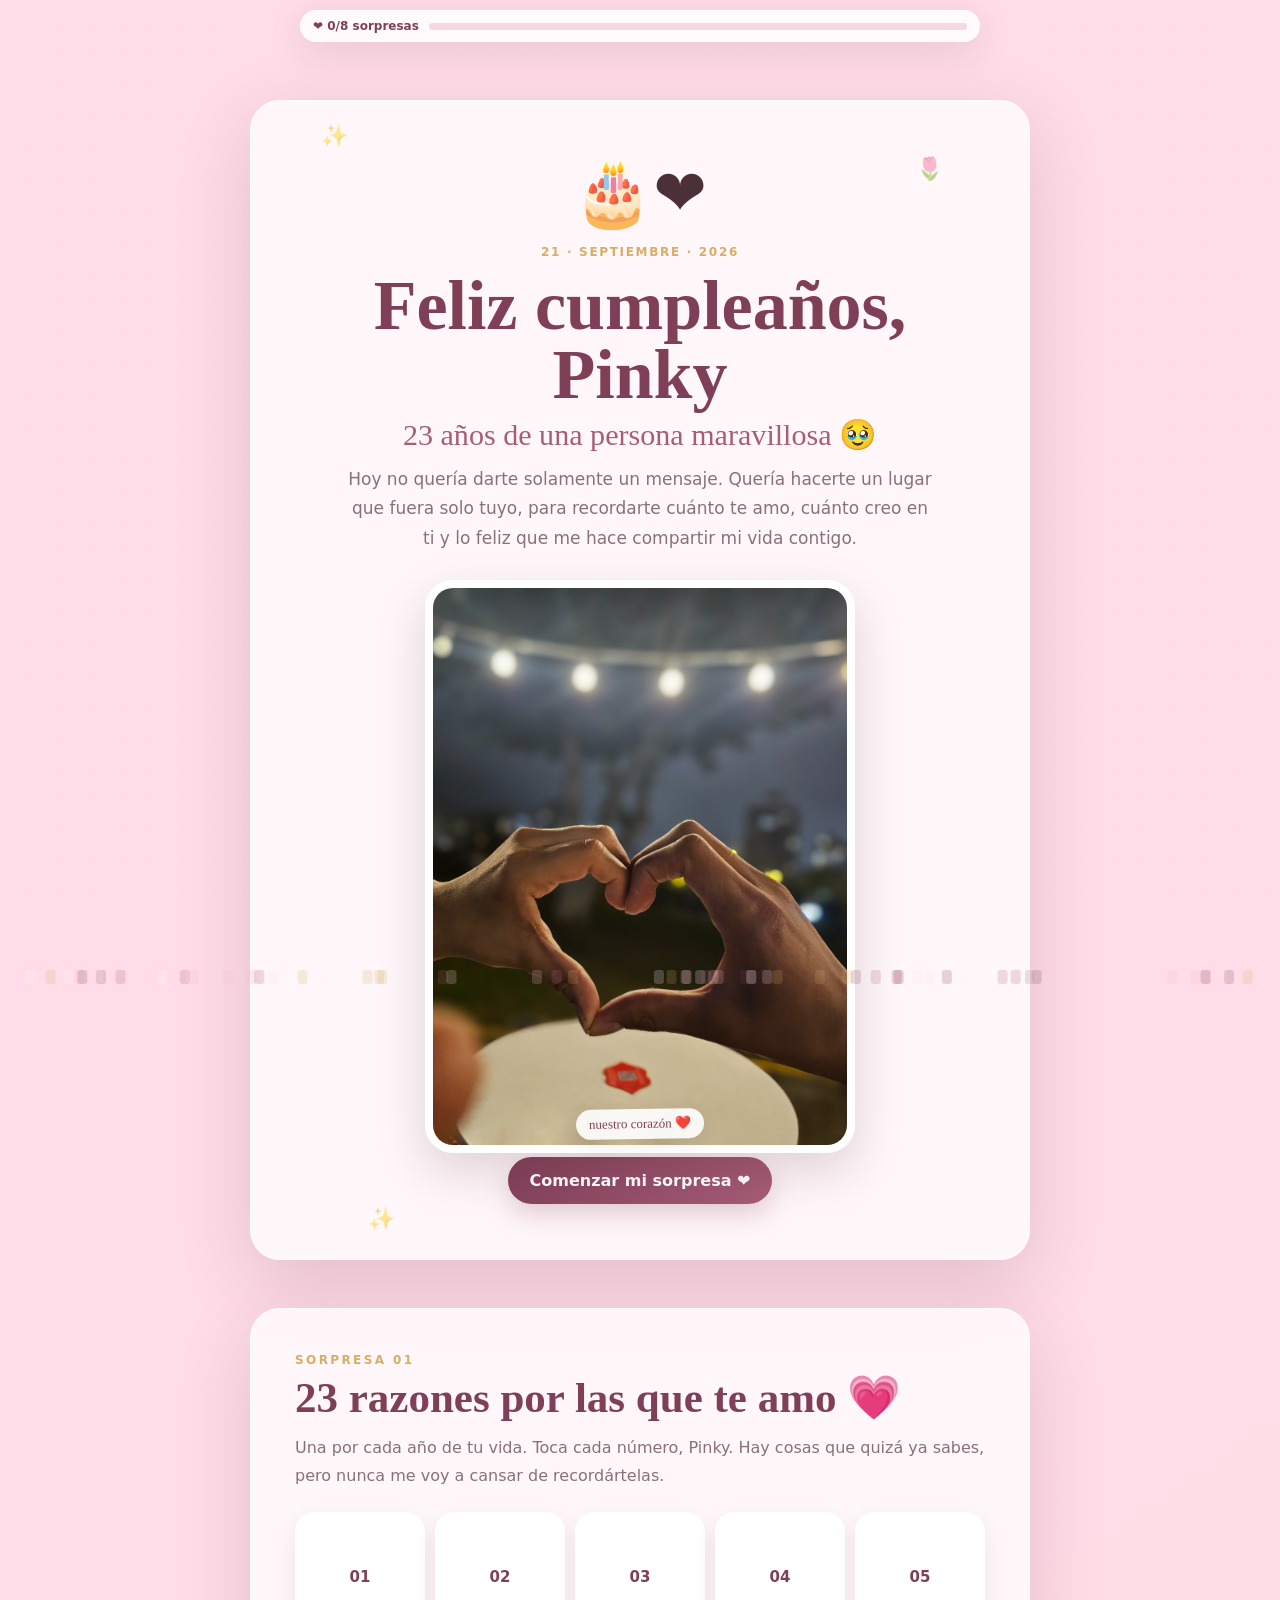
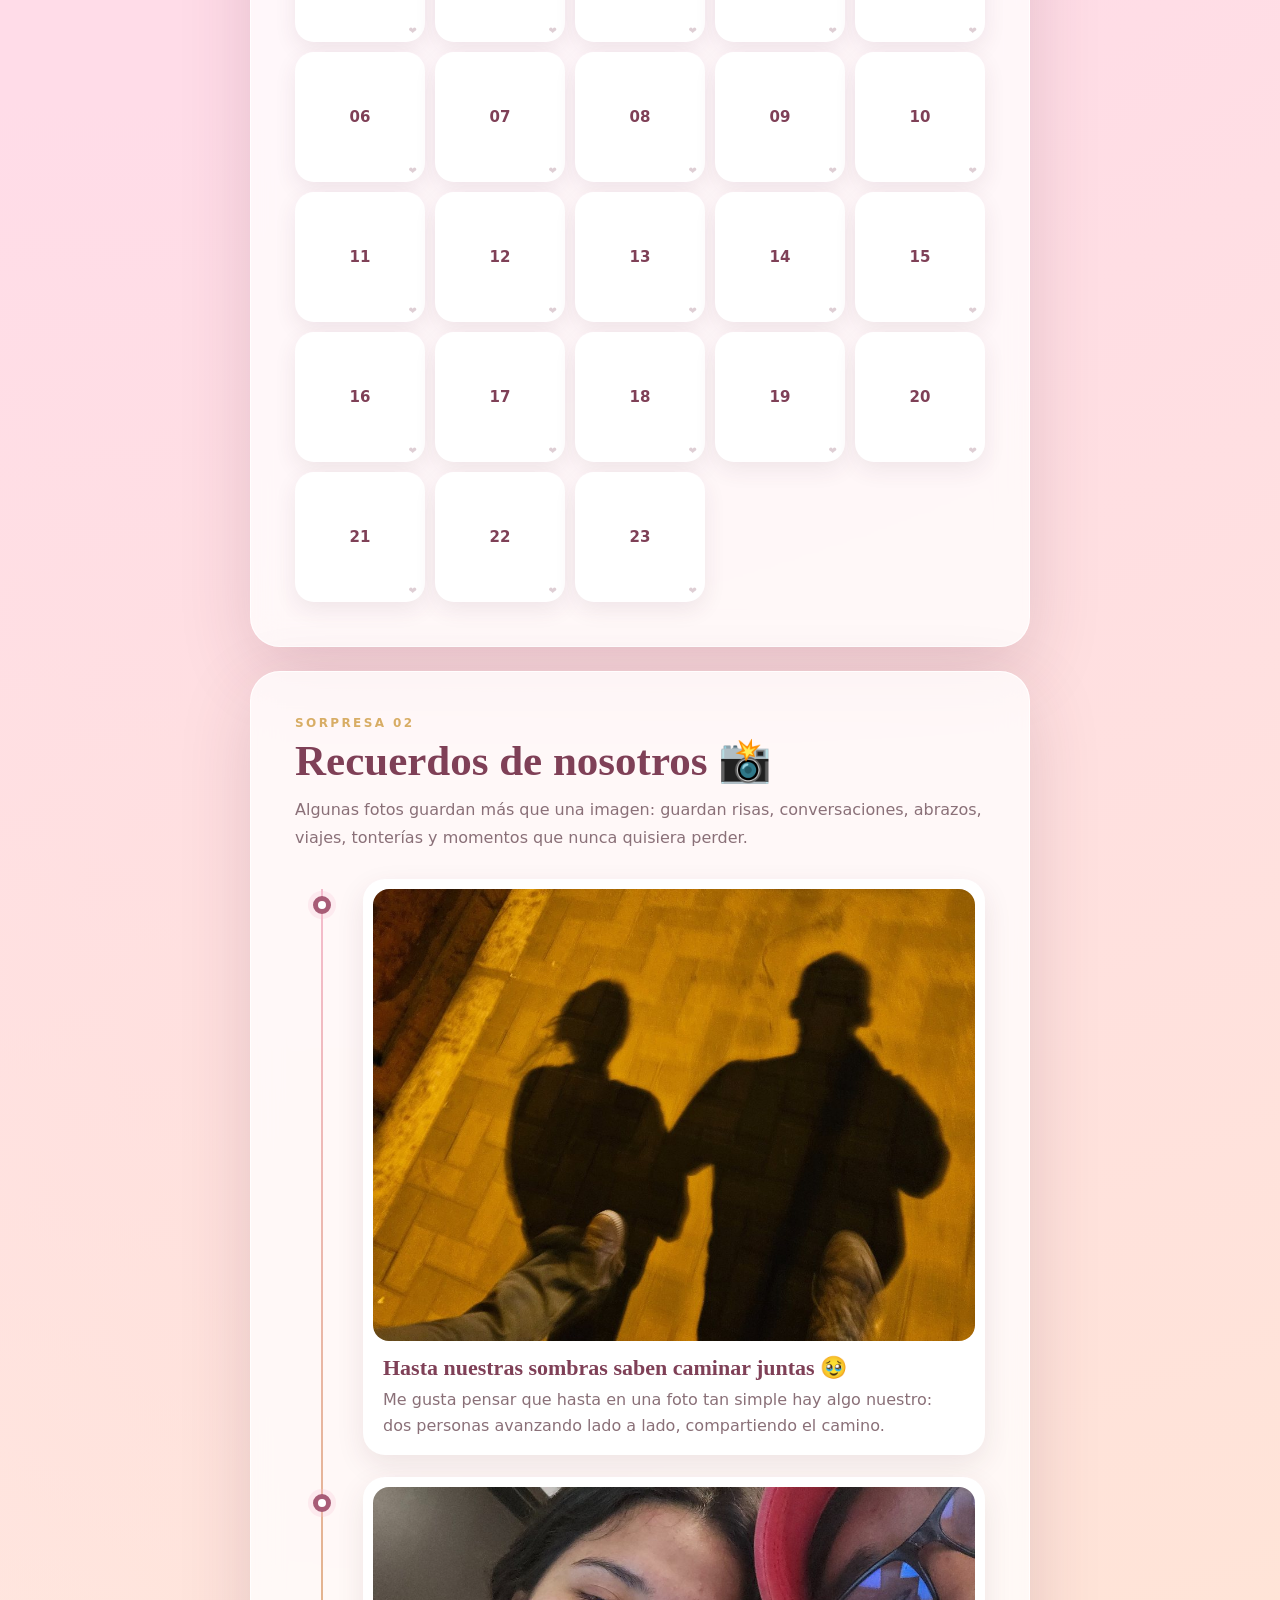
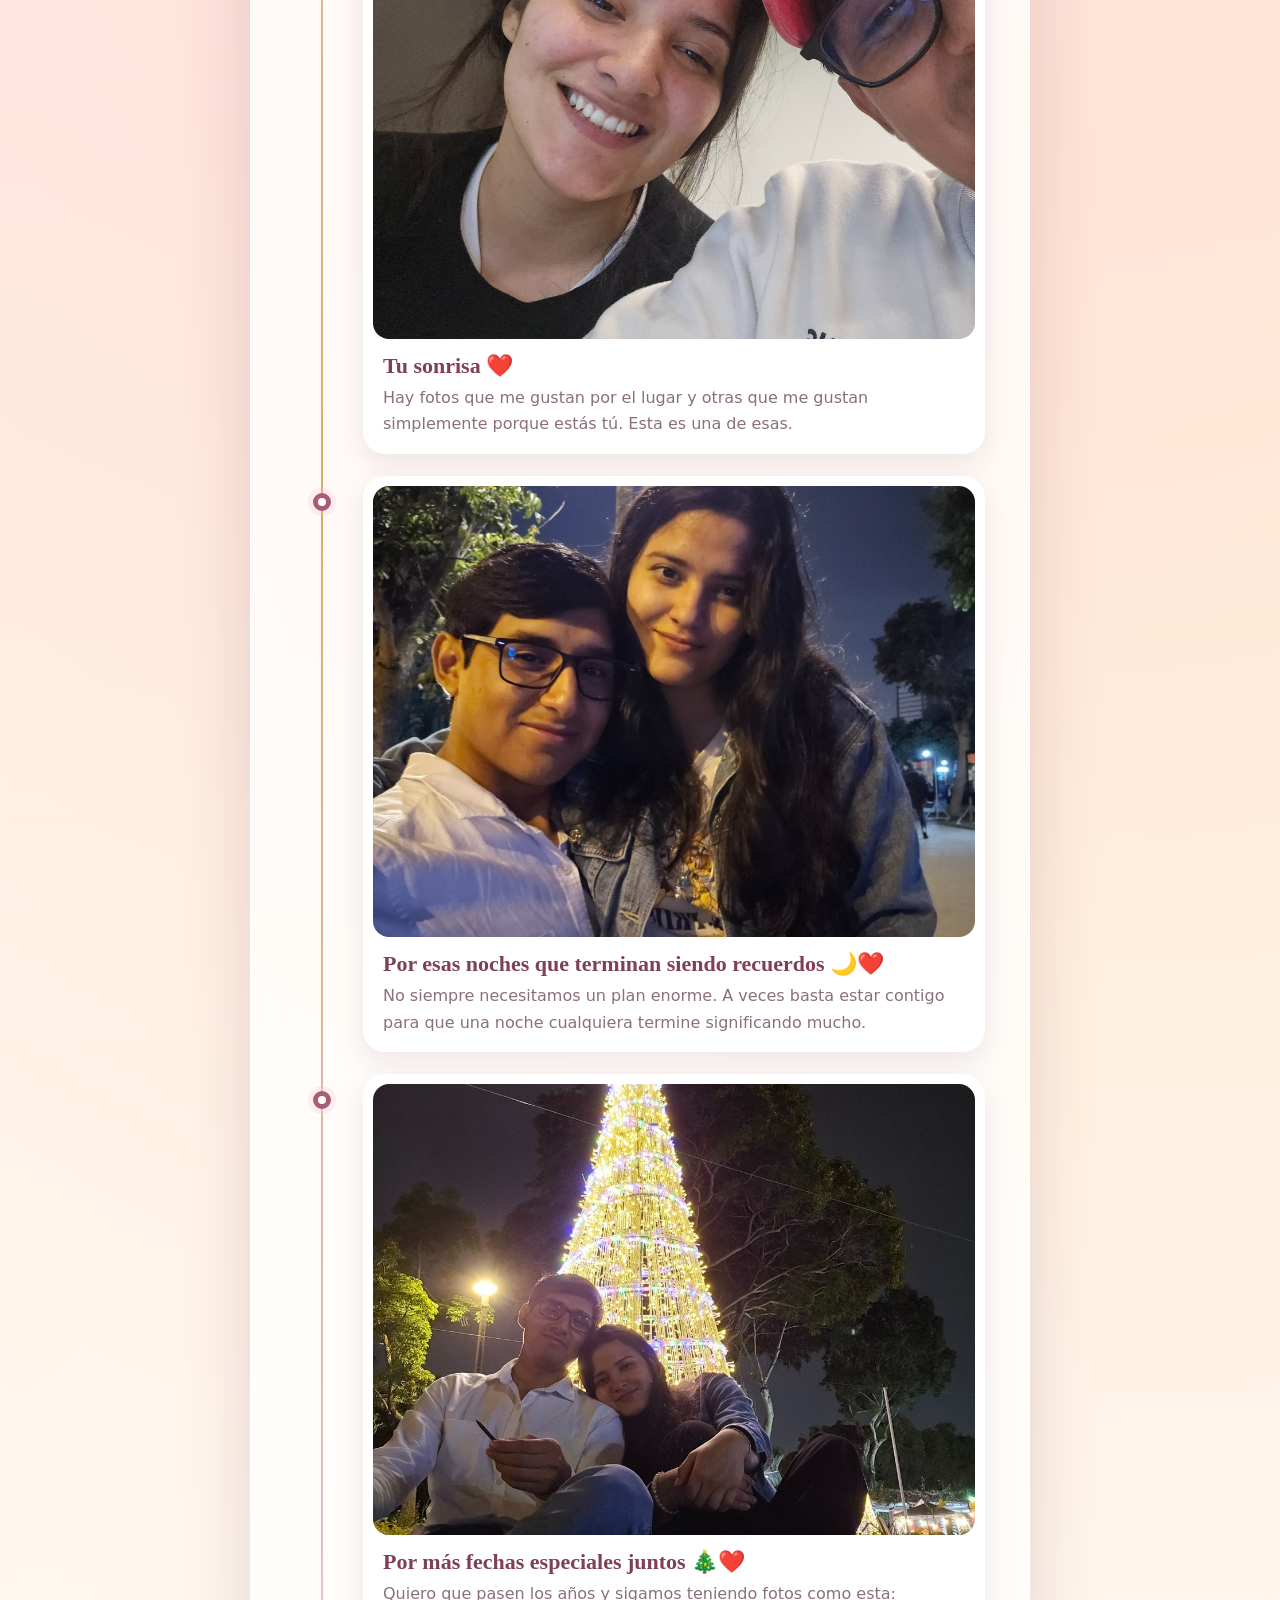
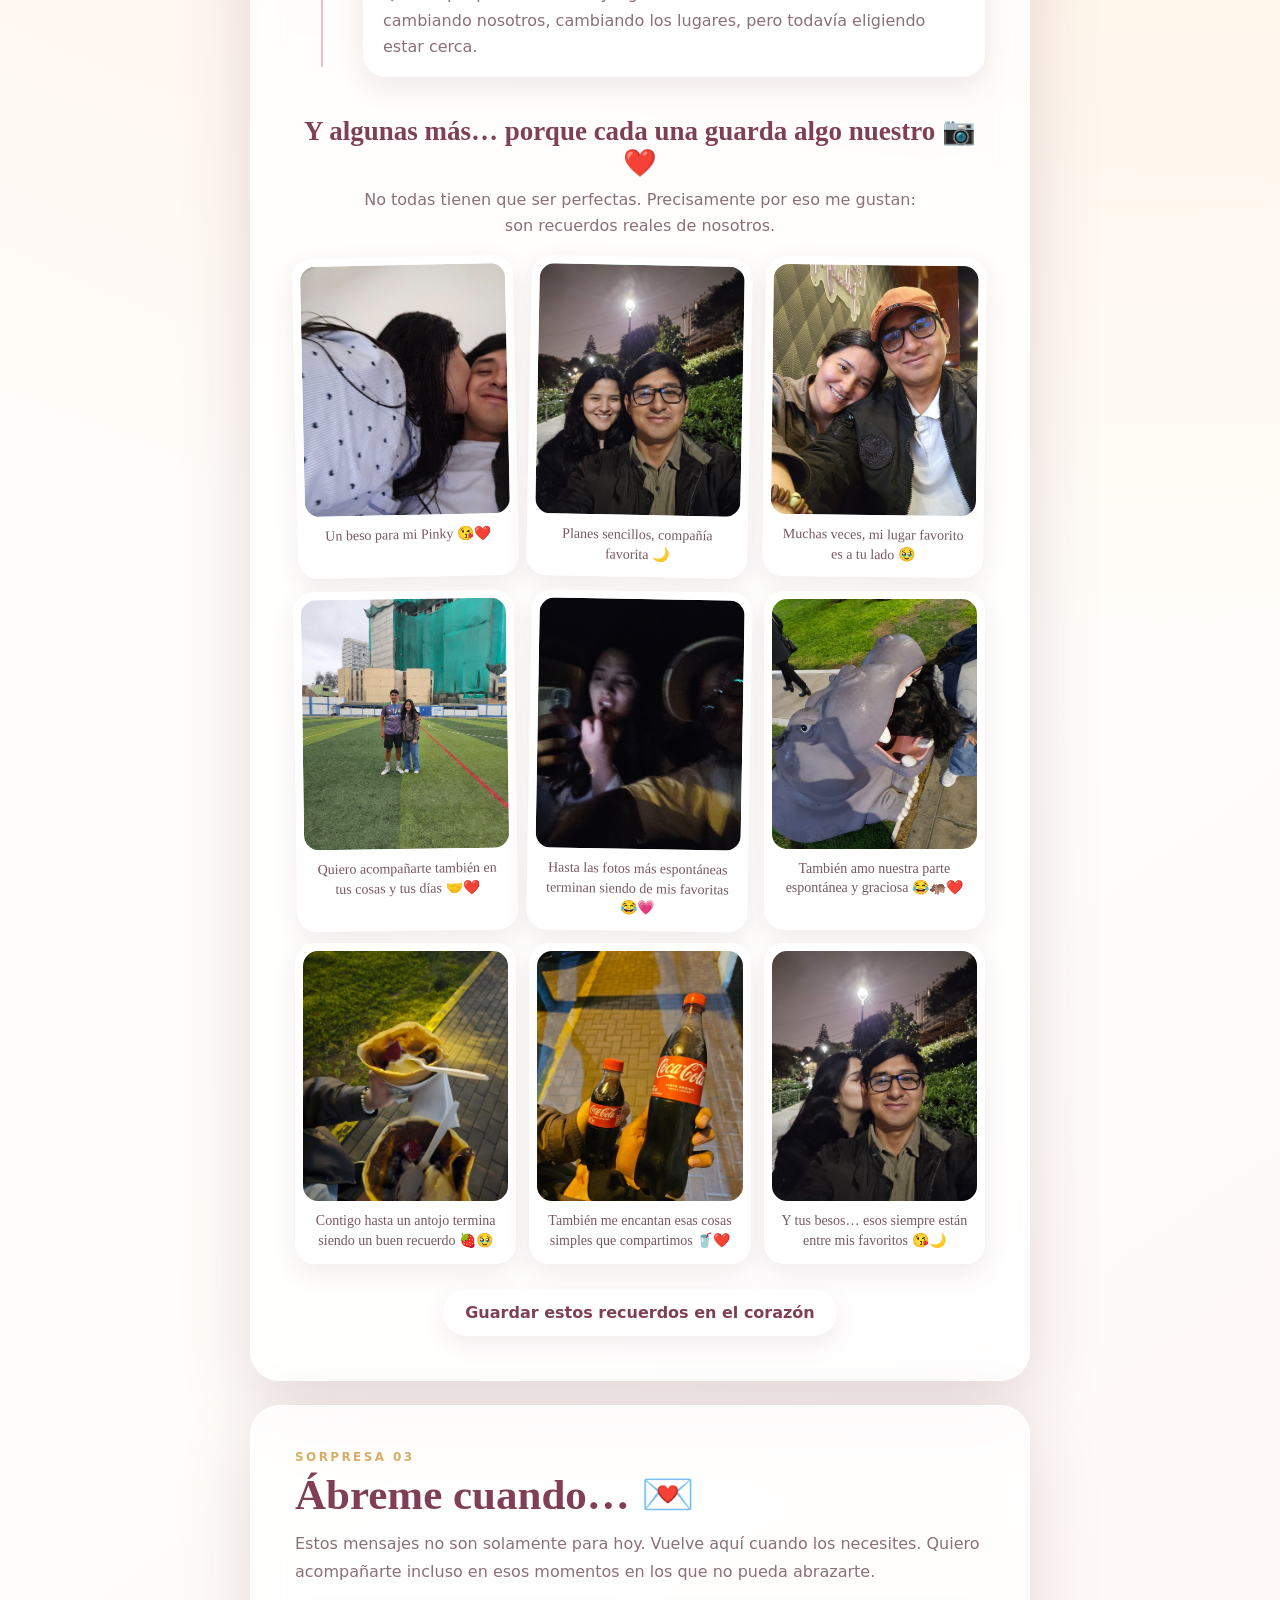
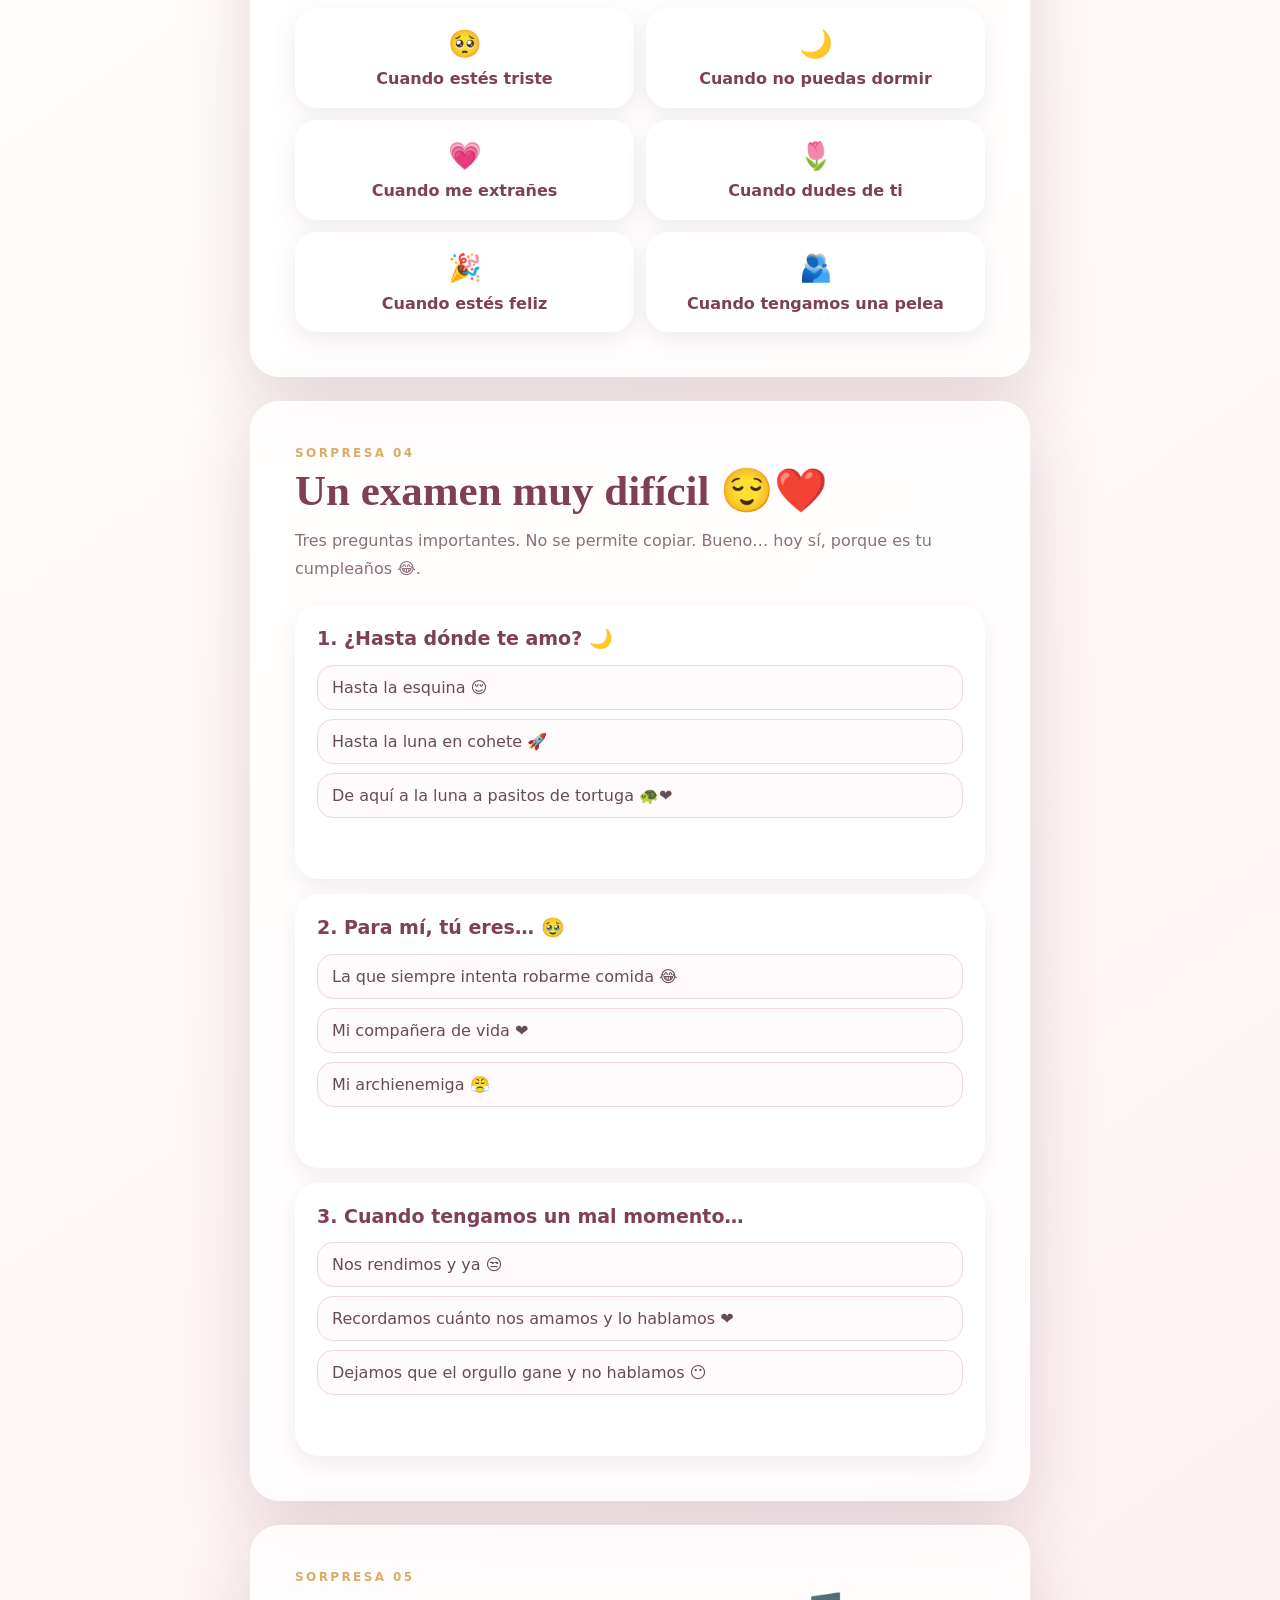
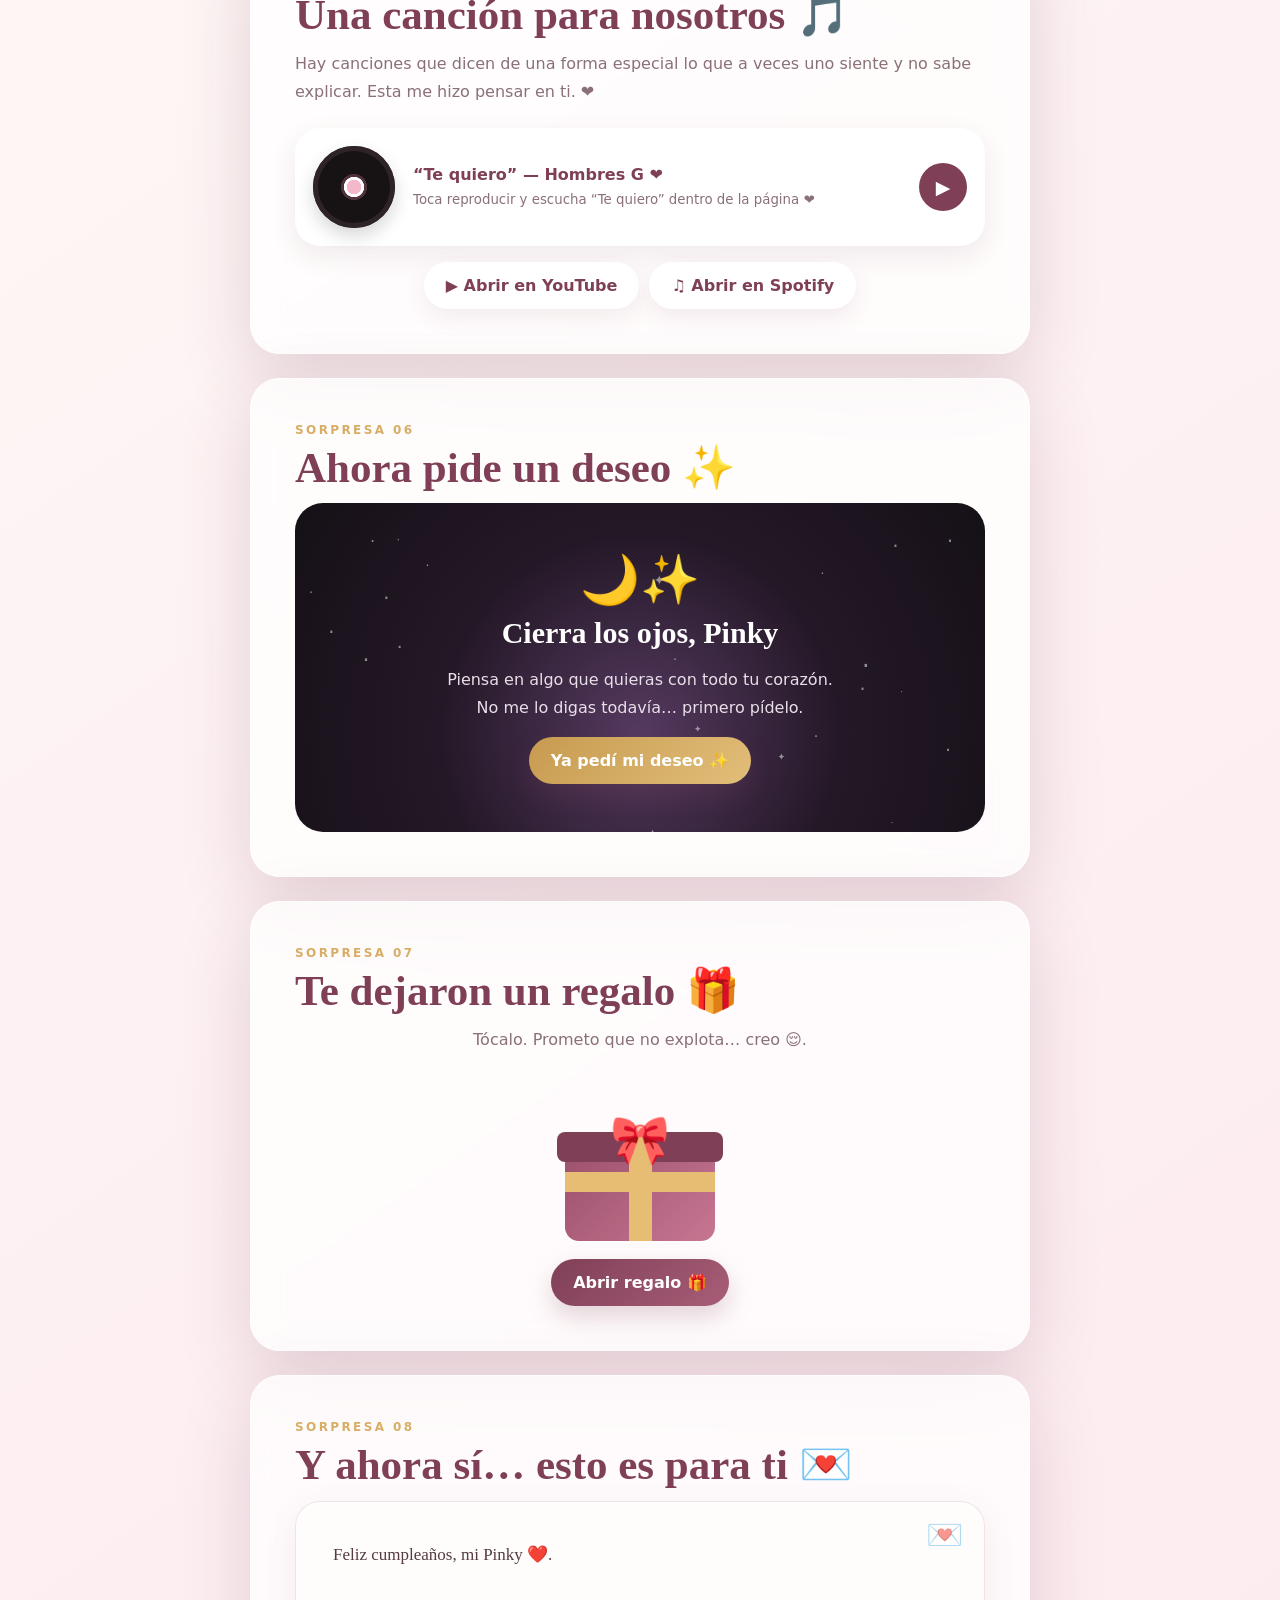
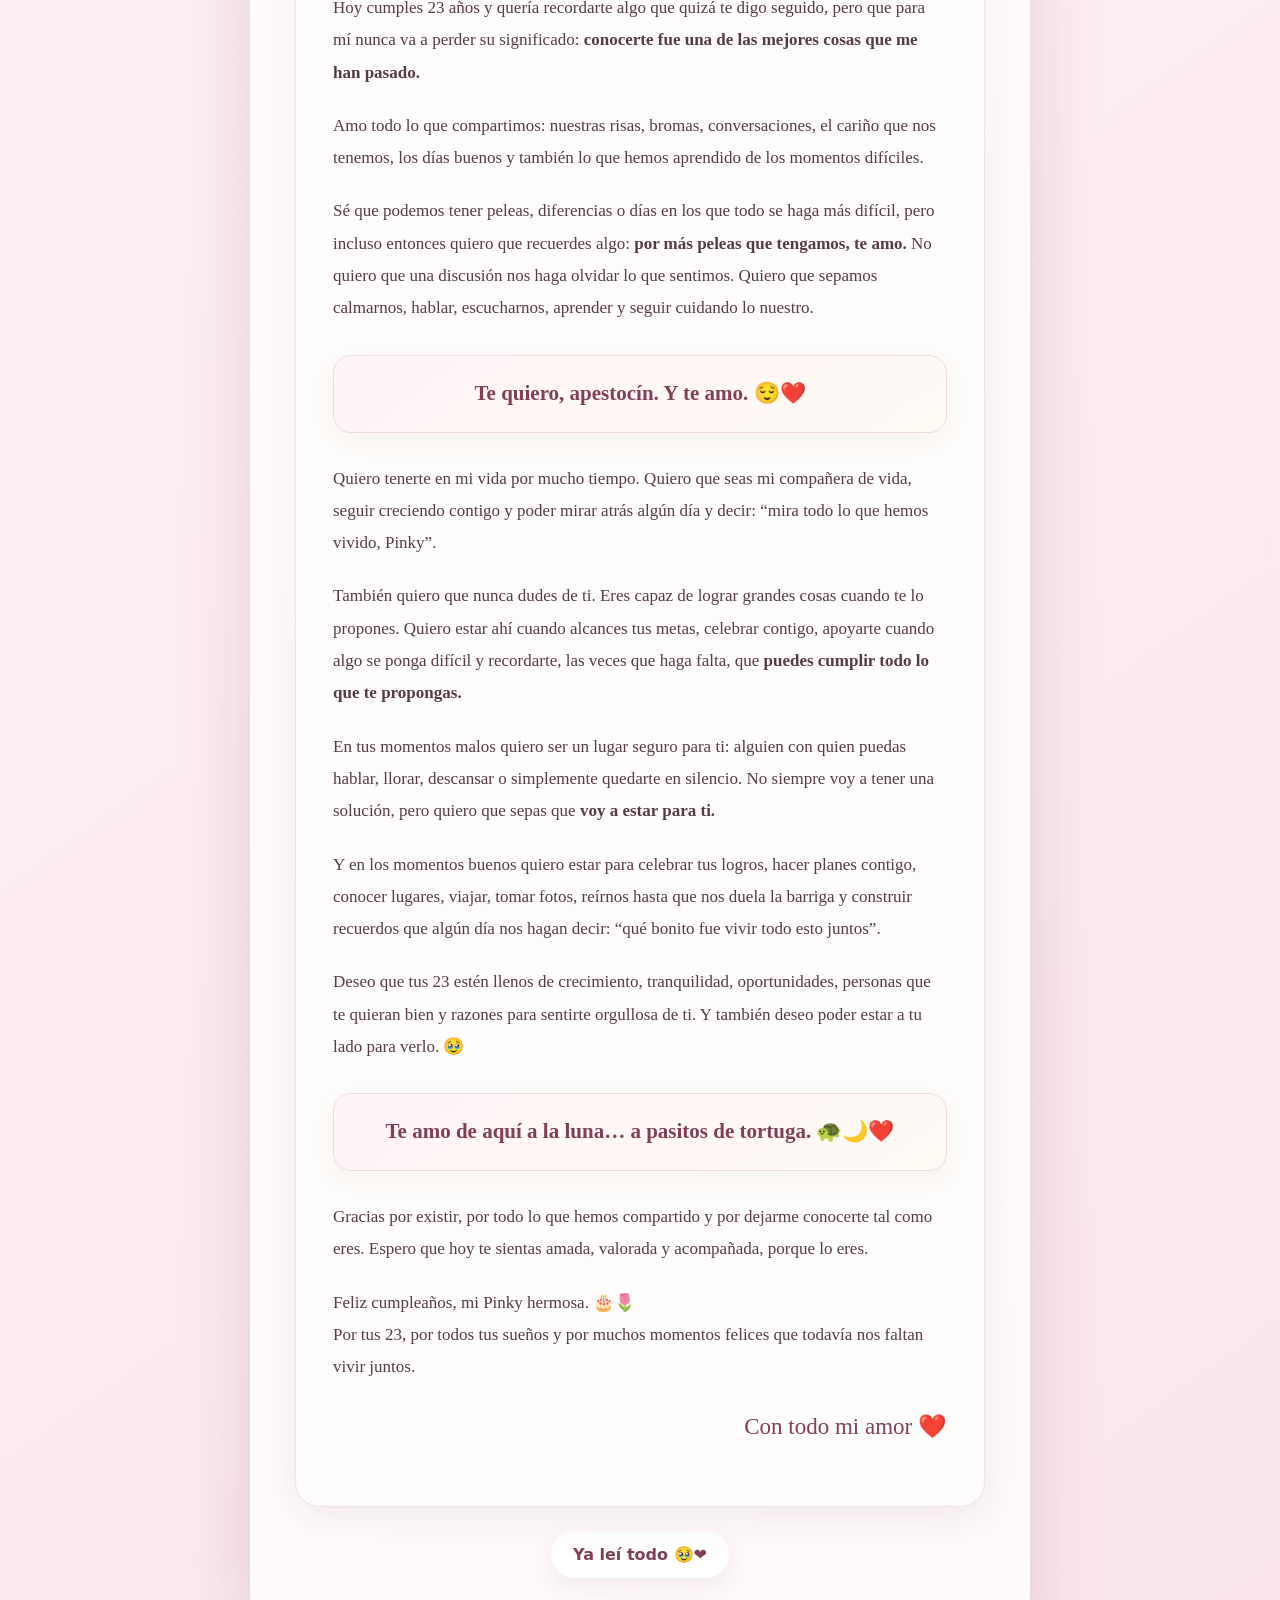
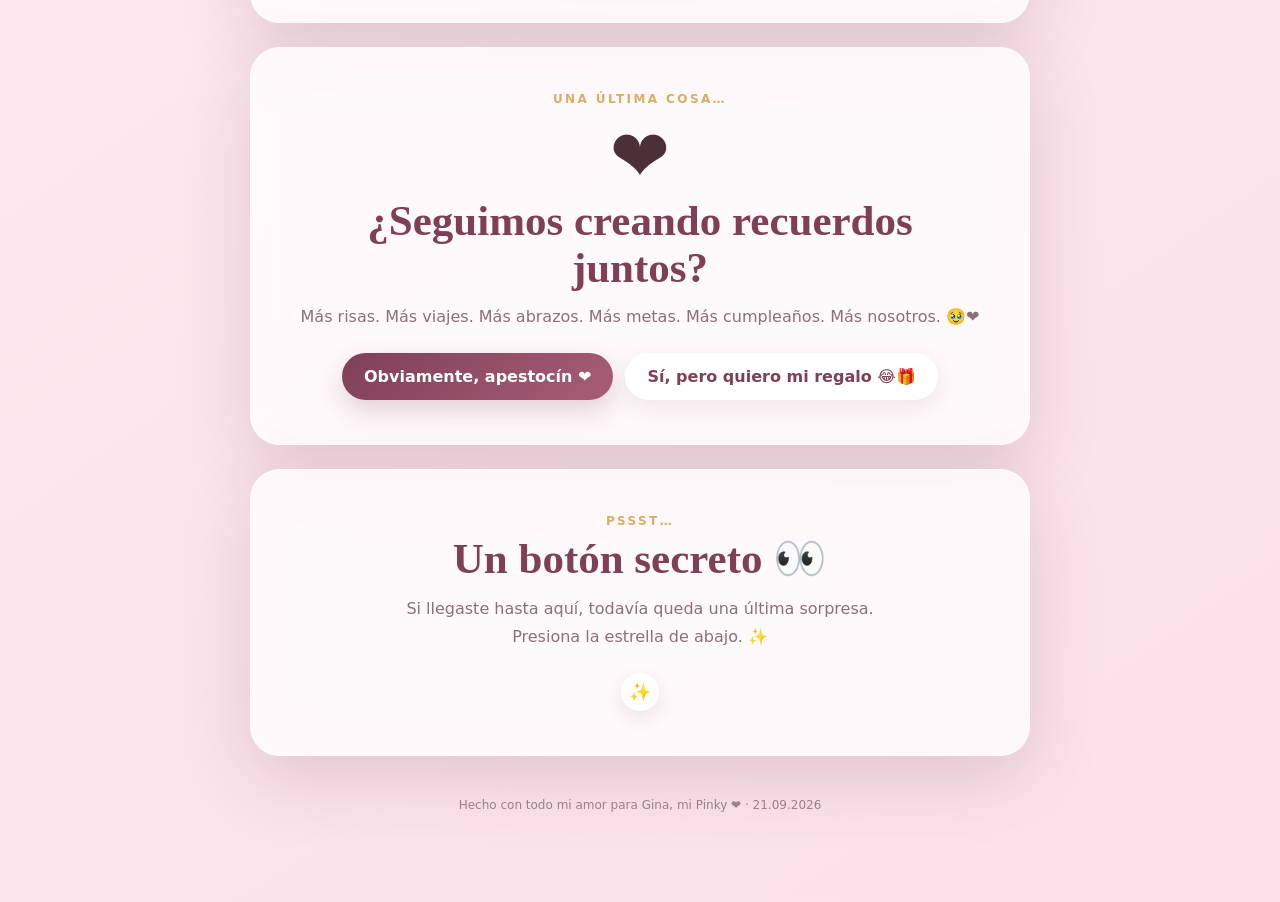
<file: index.html>
<!DOCTYPE html>
<html lang="es">
<head>
<meta charset="UTF-8">
<meta name="viewport" content="width=device-width, initial-scale=1.0, viewport-fit=cover">
<meta name="theme-color" content="#7f4057">
<title>Feliz cumpleaños, Pinky ❤️</title>

<style>
:root{
  --wine:#7f4057;
  --wine2:#a85d77;
  --pink:#f4bccd;
  --rose:#ffe7ef;
  --cream:#fffaf7;
  --ink:#4c3038;
  --muted:#8a7078;
  --gold:#d8ad65;
  --glass:rgba(255,255,255,.76);
  --shadow:0 22px 70px rgba(97,44,64,.17);
}
*{box-sizing:border-box}
html{scroll-behavior:smooth}
body{
  margin:0;
  min-height:100vh;
  font-family:Inter, ui-sans-serif, system-ui, -apple-system, BlinkMacSystemFont, "Segoe UI", sans-serif;
  color:var(--ink);
  background:
    radial-gradient(circle at 10% 0%, #ffdce8 0 14%, transparent 35%),
    radial-gradient(circle at 90% 20%, #ffe8cf 0 10%, transparent 31%),
    linear-gradient(145deg,#fff8f8,#fffdf9 48%,#fbe1ea);
  overflow-x:hidden;
}
body::before{
  content:"";
  position:fixed;
  inset:0;
  pointer-events:none;
  opacity:.22;
  background-image:
    radial-gradient(#a85d77 0.7px,transparent .7px),
    radial-gradient(#d8ad65 0.7px,transparent .7px);
  background-size:26px 26px,31px 31px;
  background-position:0 0,12px 9px;
  z-index:-2;
}
button{font:inherit}
a{color:inherit}
.hidden{display:none!important}

/* ====== floating hearts ====== */
.floaters{
  position:fixed;
  inset:0;
  overflow:hidden;
  pointer-events:none;
  z-index:0;
}
.floater{
  position:absolute;
  bottom:-50px;
  opacity:0;
  animation:rise linear infinite;
  filter:drop-shadow(0 3px 4px rgba(120,50,70,.1));
}
@keyframes rise{
  0%{transform:translateY(0) rotate(0deg) scale(.7);opacity:0}
  10%{opacity:.26}
  85%{opacity:.18}
  100%{transform:translateY(-120vh) rotate(22deg) scale(1.2);opacity:0}
}

/* ====== midnight gate ====== */
.gate{
  min-height:100svh;
  display:grid;
  place-items:center;
  padding:28px 18px;
  position:relative;
  z-index:3;
}
.gate-card{
  width:min(620px,100%);
  text-align:center;
  border:1px solid rgba(255,255,255,.8);
  background:rgba(255,255,255,.78);
  backdrop-filter:blur(18px);
  border-radius:34px;
  padding:38px 24px 32px;
  box-shadow:var(--shadow);
}
.gate-heart{
  font-size:68px;
  animation:pulse 1.55s ease-in-out infinite;
  cursor:pointer;
  user-select:none;
}
@keyframes pulse{50%{transform:scale(1.12)}}
.gate h1{
  margin:10px 0 9px;
  font-family:Georgia,serif;
  color:var(--wine);
  font-size:clamp(32px,7vw,54px);
}
.gate p{line-height:1.7;color:var(--muted);margin:8px auto;max-width:480px}
.countdown{
  margin:24px auto 8px;
  display:grid;
  grid-template-columns:repeat(3,1fr);
  gap:10px;
  max-width:430px;
}
.time-box{
  background:#fff;
  padding:16px 8px;
  border-radius:20px;
  box-shadow:0 10px 30px rgba(98,47,67,.08);
}
.time-box b{display:block;color:var(--wine);font-size:clamp(25px,7vw,39px);font-variant-numeric:tabular-nums}
.time-box span{font-size:12px;color:var(--muted);text-transform:uppercase;letter-spacing:.12em}
.preview-badge{
  position:fixed;
  top:12px;
  left:50%;
  transform:translateX(-50%);
  z-index:100;
  border-radius:999px;
  background:#2d2226;
  color:white;
  padding:8px 13px;
  font-size:12px;
  box-shadow:0 8px 25px rgba(0,0,0,.2);
}

/* ====== header progress ====== */
.progress-shell{
  position:fixed;
  left:50%;
  transform:translateX(-50%);
  top:10px;
  width:min(680px,calc(100% - 24px));
  z-index:60;
  display:flex;
  align-items:center;
  gap:10px;
  background:rgba(255,255,255,.84);
  backdrop-filter:blur(14px);
  border:1px solid rgba(255,255,255,.8);
  border-radius:999px;
  padding:8px 12px;
  box-shadow:0 9px 35px rgba(82,39,54,.13);
}
.progress-shell span{font-size:12px;white-space:nowrap;color:var(--wine);font-weight:700}
.progress-track{height:7px;background:#f4d9e2;border-radius:999px;flex:1;overflow:hidden}
.progress-bar{height:100%;width:0%;background:linear-gradient(90deg,var(--wine2),#da88a4);border-radius:999px;transition:width .45s ease}

/* ====== app / shared ====== */
.app{position:relative;z-index:2;padding:76px 14px 60px}
.wrap{width:min(780px,100%);margin:0 auto}
.panel{
  background:var(--glass);
  border:1px solid rgba(255,255,255,.85);
  backdrop-filter:blur(15px);
  border-radius:30px;
  box-shadow:var(--shadow);
  padding:clamp(24px,5vw,44px);
  margin:24px 0;
  overflow:hidden;
}
.section-kicker{
  text-transform:uppercase;
  letter-spacing:.2em;
  color:var(--gold);
  font-weight:800;
  font-size:12px;
  margin-bottom:8px;
}
.section-title{
  margin:0 0 12px;
  color:var(--wine);
  font-family:Georgia,serif;
  font-size:clamp(28px,6vw,43px);
  line-height:1.08;
}
.section-copy{color:var(--muted);line-height:1.75;margin:0 0 22px}
.btn{
  border:0;
  border-radius:999px;
  padding:14px 22px;
  cursor:pointer;
  background:linear-gradient(135deg,var(--wine),var(--wine2));
  color:#fff;
  font-weight:800;
  box-shadow:0 11px 26px rgba(127,64,87,.22);
  transition:.22s ease;
}
.btn:hover{transform:translateY(-2px) scale(1.015)}
.btn:active{transform:scale(.98)}
.btn.soft{
  background:#fff;
  color:var(--wine);
  box-shadow:0 8px 22px rgba(127,64,87,.1);
}
.btn.gold{
  background:linear-gradient(135deg,#c79a50,#e2be79);
  color:#fff;
}
.center{text-align:center}

/* ====== hero ====== */
.hero{
  min-height:calc(100svh - 100px);
  display:grid;
  place-items:center;
}
.hero .panel{text-align:center;padding-top:55px;padding-bottom:55px;position:relative}
.hero-emoji{font-size:64px;animation:pulse 1.8s infinite}
.hero-date{color:var(--gold);font-weight:900;letter-spacing:.14em;text-transform:uppercase;font-size:12px;margin-top:14px}
.hero h1{
  font-family:Georgia,serif;
  font-size:clamp(42px,10vw,70px);
  line-height:.98;
  color:var(--wine);
  margin:13px 0 14px;
}
.hero h1 small{display:block;font-size:.43em;margin-top:12px;font-family:inherit;color:var(--wine2);font-weight:500}
.hero p{max-width:590px;margin:0 auto 25px;color:var(--muted);line-height:1.75;font-size:17px}
.spark{position:absolute;font-size:22px;opacity:.55;animation:twinkle 2s infinite ease-in-out}
.spark.s1{top:22px;left:9%}.spark.s2{top:55px;right:11%;animation-delay:.8s}.spark.s3{bottom:28px;left:15%;animation-delay:1.3s}
@keyframes twinkle{50%{transform:scale(1.5) rotate(10deg);opacity:1}}

/* ====== 23 reasons ====== */
.reason-grid{
  display:grid;
  grid-template-columns:repeat(5,1fr);
  gap:10px;
  margin-top:22px;
}
.reason-btn{
  aspect-ratio:1;
  border:0;
  background:#fff;
  border-radius:19px;
  cursor:pointer;
  color:var(--wine);
  font-weight:900;
  font-size:15px;
  box-shadow:0 8px 22px rgba(94,42,61,.09);
  transition:.2s;
  position:relative;
}
.reason-btn::after{content:"❤";font-size:10px;position:absolute;right:8px;bottom:6px;opacity:.25}
.reason-btn:hover{transform:translateY(-3px)}
.reason-btn.opened{background:linear-gradient(145deg,#fff,#ffe5ee);outline:2px solid #f2bfd0}
.reason-btn.opened::after{opacity:.9}
@media(max-width:480px){.reason-grid{grid-template-columns:repeat(4,1fr)}}

/* ====== modal ====== */
.modal-back{
  position:fixed;
  inset:0;
  z-index:120;
  display:none;
  align-items:center;
  justify-content:center;
  padding:20px;
  background:rgba(55,31,40,.48);
  backdrop-filter:blur(7px);
}
.modal-back.show{display:flex;animation:fade .22s ease}
@keyframes fade{from{opacity:0}to{opacity:1}}
.modal-card{
  width:min(520px,100%);
  max-height:82svh;
  overflow:auto;
  background:#fffafc;
  border-radius:30px;
  padding:31px 24px 24px;
  box-shadow:0 30px 90px rgba(42,20,27,.28);
  text-align:center;
  animation:pop .28s ease;
}
@keyframes pop{from{transform:scale(.92);opacity:0}to{transform:scale(1);opacity:1}}
.modal-icon{font-size:48px}
.modal-card h3{font-family:Georgia,serif;font-size:29px;color:var(--wine);margin:9px 0 12px}
.modal-card p{line-height:1.75;color:#6f5960;margin:0 0 21px}

/* ====== photos timeline ====== */
.timeline{position:relative;margin-top:27px}
.timeline::before{
  content:"";
  position:absolute;
  left:26px;
  top:10px;
  bottom:10px;
  width:2px;
  background:linear-gradient(var(--pink),var(--gold),var(--pink));
}
.memory{display:grid;grid-template-columns:54px 1fr;gap:14px;margin:22px 0;position:relative}
.dot{
  width:18px;height:18px;background:#fff;border:5px solid var(--wine2);
  border-radius:50%;margin:17px 0 0 18px;z-index:2;box-shadow:0 0 0 5px rgba(245,192,209,.25)
}
.memory-card{background:#fff;border-radius:22px;padding:10px 10px 16px;box-shadow:0 10px 28px rgba(90,43,59,.1)}
.memory-card img{
  width:100%;aspect-ratio:4/3;object-fit:cover;border-radius:16px;display:block;background:#f8e6ec
}
.memory-card h4{color:var(--wine);margin:14px 10px 6px;font-family:Georgia,serif;font-size:22px}
.memory-card p{margin:0 10px;color:var(--muted);line-height:1.65}
.photo-placeholder{
  aspect-ratio:4/3;border-radius:16px;
  display:grid;place-items:center;
  background:linear-gradient(145deg,#fae6ed,#fff4e7);
  color:var(--wine2);text-align:center;padding:18px;font-weight:800;
}

/* ===== open when ===== */
.open-grid{display:grid;grid-template-columns:1fr 1fr;gap:12px;margin-top:22px}
.open-btn{
  min-height:96px;border:0;border-radius:22px;padding:18px 12px;cursor:pointer;
  background:#fff;color:var(--wine);font-weight:850;box-shadow:0 8px 24px rgba(93,45,62,.09);
  transition:.2s;line-height:1.35
}
.open-btn:hover{transform:translateY(-3px)}
.open-btn .emo{display:block;font-size:27px;margin-bottom:6px}
.open-btn.opened{background:#fff1f6}
@media(max-width:520px){.open-grid{grid-template-columns:1fr}}

/* ===== mini quiz ===== */
.quiz-card{background:#fff;border-radius:24px;padding:22px;margin-top:15px;box-shadow:0 9px 25px rgba(90,43,59,.08)}
.quiz-card h4{color:var(--wine);font-size:19px;margin:0 0 15px}
.quiz-options{display:grid;gap:9px}
.quiz-option{
  border:1px solid #f0d7df;background:#fffafb;color:#664c55;border-radius:16px;padding:12px 14px;cursor:pointer;text-align:left;
}
.quiz-option.correct{background:#e9faef;border-color:#9bd7ad}
.quiz-option.wrong{animation:shake .25s}
@keyframes shake{25%{transform:translateX(-5px)}75%{transform:translateX(5px)}}
.quiz-result{min-height:27px;margin-top:12px;color:var(--wine);font-weight:800}

/* ===== music ===== */
.music-card{
  display:flex;align-items:center;gap:18px;background:#fff;border-radius:25px;padding:18px;
  box-shadow:0 10px 28px rgba(90,43,59,.09)
}
.disc{
  width:82px;height:82px;border-radius:50%;flex:0 0 auto;
  background:radial-gradient(circle,#f5b8cb 0 12%,#fff 13% 17%,#4f313b 18% 22%,#171214 23% 100%);
  box-shadow:inset 0 0 0 5px #2e2428,0 8px 18px rgba(0,0,0,.16);
}
.disc.playing{animation:spin 3s linear infinite}
@keyframes spin{to{transform:rotate(360deg)}}
.music-info{flex:1;min-width:0}
.music-info strong{color:var(--wine);display:block;margin-bottom:5px}
.music-info small{color:var(--muted)}
.music-play{width:48px;height:48px;border:0;border-radius:50%;background:var(--wine);color:white;cursor:pointer;font-size:19px;flex:0 0 auto}

/* ===== wish ===== */
.wish-box{
  position:relative;overflow:hidden;border-radius:28px;padding:48px 22px;
  background:radial-gradient(circle at 50% 70%,#563a61,#241827 48%,#151016);
  color:#fff;text-align:center;
}
.wish-box h3{font-family:Georgia,serif;font-size:30px;margin:8px 0 10px}
.wish-box p{color:#e9dfe8;line-height:1.7}
.starfield{position:absolute;inset:0;pointer-events:none}
.star{position:absolute;color:#fff;opacity:.5;animation:twinkle 2s infinite}
.wish-content{position:relative;z-index:2}

/* ===== gift ===== */
.gift-wrap{text-align:center;padding:10px 0 0}
.gift{
  width:150px;height:125px;margin:30px auto 18px;position:relative;cursor:pointer;transition:.25s;
}
.gift:hover{transform:translateY(-4px)}
.gift-box{position:absolute;bottom:0;width:100%;height:96px;background:linear-gradient(135deg,#9b506b,#c77692);border-radius:7px 7px 14px 14px}
.gift-lid{position:absolute;top:16px;left:-8px;width:166px;height:30px;background:#7f4057;border-radius:8px;z-index:3;transition:.5s}
.gift-ribbon-v{position:absolute;left:64px;top:16px;width:23px;height:109px;background:#e6bd72;z-index:4}
.gift-ribbon-h{position:absolute;left:0;top:56px;width:150px;height:20px;background:#e6bd72;z-index:4}
.bow{position:absolute;z-index:5;top:-5px;left:50%;transform:translateX(-50%);font-size:48px}
.gift.open .gift-lid{transform:translateY(-47px) rotate(-7deg)}
.gift.open{animation:giftpop .6s ease}
@keyframes giftpop{50%{transform:scale(1.08)}}
.gift-message{display:none;background:#fff;border-radius:22px;padding:20px;margin-top:16px;box-shadow:0 8px 25px rgba(90,43,59,.09)}
.gift-message.show{display:block;animation:pop .35s ease}

/* ===== letter ===== */
.letter{
  background:#fffdfb;
  border-radius:25px;
  padding:clamp(22px,5vw,38px);
  box-shadow:inset 0 0 0 1px #f3e1e6,0 10px 35px rgba(90,43,59,.08);
  position:relative;
}
.letter::before{content:"💌";position:absolute;right:22px;top:16px;font-size:30px;opacity:.55}
.letter p{line-height:1.9;font-family:Georgia,serif;font-size:17px;color:#553b43;margin:0 0 21px}
.letter .highlight{
  font-size:21px;
  color:var(--wine);
  font-weight:700;
  text-align:center;
  margin:30px 0;
  padding:18px 16px;
  border-radius:18px;
  background:linear-gradient(145deg,#fff4f7,#fffaf4);
  border:1px solid #f1d9e1;
  box-shadow:0 8px 24px rgba(90,43,59,.06);
}
.signature{font-family:"Segoe Script","Brush Script MT",cursive!important;font-size:23px!important;color:var(--wine)!important;text-align:right}

/* ===== final ===== */
.final-panel{text-align:center}
.final-heart{font-size:72px;animation:pulse 1.5s infinite}
.final-actions{display:flex;gap:12px;justify-content:center;flex-wrap:wrap;margin-top:22px}
.final-message{
  display:none;margin-top:24px;background:#fff;border-radius:23px;padding:23px;
  box-shadow:0 9px 28px rgba(90,43,59,.09);line-height:1.75;color:#674b54
}
.final-message.show{display:block;animation:pop .35s ease}

/* ===== toast + confetti ===== */
.toast{
  position:fixed;left:50%;bottom:22px;transform:translate(-50%,20px);
  z-index:200;background:#2d2226;color:white;border-radius:999px;padding:11px 17px;
  opacity:0;pointer-events:none;transition:.3s;font-size:13px;text-align:center;max-width:90vw;
}
.toast.show{opacity:1;transform:translate(-50%,0)}
.confetti{
  position:fixed;top:-20px;width:10px;height:14px;z-index:300;pointer-events:none;border-radius:3px;
  animation:confettiFall 3.4s linear forwards;
}
@keyframes confettiFall{
  to{transform:translate3d(var(--drift),110vh,0) rotate(720deg);opacity:.2}
}

.footer{
  text-align:center;color:#9d858c;font-size:12px;padding:18px 8px 30px;
}
@media(max-width:520px){
  .panel{border-radius:25px}
  .hero .panel{padding-top:43px;padding-bottom:43px}
  .countdown{grid-template-columns:repeat(3,1fr)}
  .progress-shell span{font-size:11px}
  .music-card{gap:12px}
  .disc{width:66px;height:66px}
}

/* ===== foto protagonista + galería de recuerdos ===== */
.hero-photo{
  width:min(430px,94%);
  margin:26px auto 4px;
  position:relative;
}
.hero-photo img{
  width:100%;
  aspect-ratio:3/4;
  object-fit:cover;
  display:block;
  border-radius:28px;
  box-shadow:0 18px 48px rgba(85,40,56,.18);
  border:8px solid rgba(255,255,255,.92);
}
.hero-photo::after{
  content:"nuestro corazón ❤️";
  position:absolute;
  left:50%;
  bottom:14px;
  transform:translateX(-50%) rotate(-1deg);
  background:rgba(255,255,255,.9);
  color:var(--wine);
  padding:7px 13px;
  border-radius:999px;
  font-family:Georgia,serif;
  font-size:13px;
  white-space:nowrap;
  box-shadow:0 5px 20px rgba(0,0,0,.08);
}
.gallery-title{
  text-align:center;
  color:var(--wine);
  font-family:Georgia,serif;
  font-size:27px;
  margin:38px 0 8px;
}
.gallery-sub{
  text-align:center;
  color:var(--muted);
  line-height:1.65;
  margin:0 auto 18px;
  max-width:560px;
}
.memory-gallery{
  display:grid;
  grid-template-columns:repeat(2,1fr);
  gap:13px;
  margin-top:18px;
}
@media(min-width:760px){.memory-gallery{grid-template-columns:repeat(3,1fr)}}
.gallery-item{
  margin:0;
  background:#fff;
  border-radius:20px;
  padding:8px 8px 12px;
  box-shadow:0 9px 27px rgba(91,42,59,.09);
  transform:rotate(var(--tilt,0deg));
  transition:.22s ease;
}
.gallery-item:hover{transform:rotate(0deg) translateY(-3px)}
.gallery-item img{
  width:100%;
  height:250px;
  object-fit:cover;
  display:block;
  border-radius:15px;
}
.gallery-item figcaption{
  text-align:center;
  color:#765862;
  font-family:Georgia,serif;
  font-size:14px;
  line-height:1.4;
  padding:10px 5px 1px;
}
.gallery-item:nth-child(1){--tilt:-1.2deg}
.gallery-item:nth-child(2){--tilt:1.1deg}
.gallery-item:nth-child(3){--tilt:.7deg}
.gallery-item:nth-child(4){--tilt:-.8deg}
.gallery-item:nth-child(5){--tilt:1deg}
@media(max-width:520px){
  .memory-gallery{gap:9px}
  .gallery-item{padding:6px 6px 10px;border-radius:17px}
  .gallery-item img{height:190px;border-radius:12px}
  .gallery-item figcaption{font-size:12px}
  .hero-photo img{border-width:6px;border-radius:24px}
}


/* ===== galería extra ===== */
.micro-title{
  text-align:center;
  color:var(--wine);
  font-family:Georgia,serif;
  font-size:24px;
  margin:32px 0 6px;
}
.micro-copy{
  text-align:center;
  color:var(--muted);
  line-height:1.65;
  margin:0 auto 15px;
  max-width:550px;
}
.secret-trigger{
  display:inline-flex;
  align-items:center;
  justify-content:center;
  width:38px;height:38px;
  border-radius:50%;
  border:0;
  background:rgba(255,255,255,.9);
  box-shadow:0 7px 18px rgba(90,43,59,.10);
  cursor:pointer;
  color:var(--wine);
  font-size:18px;
  transition:.2s ease;
}
.secret-trigger:hover{transform:translateY(-2px) scale(1.04)}
.easter-box{
  display:none;
  margin-top:28px;
  background:linear-gradient(145deg,#fff6f8,#fffdf6);
  border:1px solid #f1dbe2;
  border-radius:26px;
  padding:18px 16px 20px;
  box-shadow:0 12px 30px rgba(90,43,59,.09);
  text-align:center;
}
.easter-box.show{display:block;animation:pop .35s ease}
.easter-box img{
  width:min(310px,92%);
  display:block;
  margin:0 auto 14px;
  border-radius:22px;
  box-shadow:0 14px 38px rgba(82,39,54,.16);
  border:6px solid rgba(255,255,255,.94);
}
.easter-box h3{
  color:var(--wine);
  font-family:Georgia,serif;
  font-size:29px;
  margin:8px 0 10px;
}
.easter-box p{
  color:#72575f;
  line-height:1.8;
  margin:0 auto;
  max-width:560px;
}

</style>
</head>

<body>

<div class="floaters" id="floaters"></div>
<div class="preview-badge hidden" id="previewBadge">🛠️ Modo prueba — solo tú ves esto</div>

<!-- =======================
     PANTALLA ANTES DE MEDIANOCHE
     Se desbloquea el 21/09/2026 a las 00:00 hora Perú.
     Para probarla antes: abre index.html?preview=1
======================= -->
<section class="gate" id="gate">
  <div class="gate-card">
    <div class="gate-heart" id="secretHeart">❤️</div>
    <div style="font-size:13px;color:#b0929b;letter-spacing:.12em;text-transform:uppercase;font-weight:800">Una sorpresa está esperando</div>
    <h1>Para mi Pinky</h1>
    <p>
      Todavía no puedo dejarte entrar… 😌❤️<br>
      Esta sorpresa se abre cuando empiece un día muy especial.
    </p>
    <div class="countdown">
      <div class="time-box"><b id="hh">00</b><span>horas</span></div>
      <div class="time-box"><b id="mm">00</b><span>minutos</span></div>
      <div class="time-box"><b id="ss">00</b><span>segundos</span></div>
    </div>
    <p style="font-size:13px;margin-top:17px">🎂 21 de septiembre · Tu día, mi amor</p>
  </div>
</section>

<!-- =======================
     EXPERIENCIA PRINCIPAL
======================= -->
<div class="hidden" id="experience">

  <div class="progress-shell">
    <span>❤️ <b id="progressText">0/8</b> sorpresas</span>
    <div class="progress-track"><div class="progress-bar" id="progressBar"></div></div>
  </div>

  <main class="app">
    <div class="wrap">

      <!-- HERO -->
      <section class="hero" id="inicio">
        <div class="panel">
          <span class="spark s1">✨</span>
          <span class="spark s2">🌷</span>
          <span class="spark s3">✨</span>
          <div class="hero-emoji">🎂❤️</div>
          <div class="hero-date">21 · septiembre · 2026</div>
          <h1>
            Feliz cumpleaños, Pinky
            <small>23 años de una persona maravillosa 🥹</small>
          </h1>
          <p>
            Hoy no quería darte solamente un mensaje. Quería hacerte un lugar que fuera solo tuyo,
            para recordarte cuánto te amo, cuánto creo en ti y lo feliz que me hace
            compartir mi vida contigo.
          </p>

          <div class="hero-photo">
            <img src="foto1.jpg" alt="Nuestro corazón hecho con las manos">
          </div>

          <button class="btn" onclick="startExperience()">Comenzar mi sorpresa ❤️</button>
        </div>
      </section>

      <!-- 23 RAZONES -->
      <section class="panel" id="razones">
        <div class="section-kicker">Sorpresa 01</div>
        <h2 class="section-title">23 razones por las que te amo 💗</h2>
        <p class="section-copy">
          Una por cada año de tu vida. Toca cada número, Pinky. Hay cosas que quizá ya sabes,
          pero nunca me voy a cansar de recordártelas.
        </p>
        <div class="reason-grid" id="reasonGrid"></div>
      </section>

      <!-- RECUERDOS -->
      <section class="panel" id="recuerdos">
        <div class="section-kicker">Sorpresa 02</div>
        <h2 class="section-title">Recuerdos de nosotros 📸</h2>
        <p class="section-copy">
          Algunas fotos guardan más que una imagen: guardan risas, conversaciones,
          abrazos, viajes, tonterías y momentos que nunca quisiera perder.
        </p>

        <div class="timeline">

          <div class="memory">
            <div class="dot"></div>
            <div class="memory-card">
              <img src="foto2.jpg" alt="Nuestras sombras caminando juntas" onerror="photoError(this,'Una de nuestras fotos favoritas ❤️')">
              <h4>Hasta nuestras sombras saben caminar juntas 🥹</h4>
              <p>Me gusta pensar que hasta en una foto tan simple hay algo nuestro: dos personas avanzando lado a lado, compartiendo el camino.</p>
            </div>
          </div>

          <div class="memory">
            <div class="dot"></div>
            <div class="memory-card">
              <img src="foto3.jpg" alt="Una sonrisa que amo" onerror="photoError(this,'Una sonrisa que amo ✨')">
              <h4>Tu sonrisa ❤️</h4>
              <p>Hay fotos que me gustan por el lugar y otras que me gustan simplemente porque estás tú. Esta es una de esas.</p>
            </div>
          </div>

          <div class="memory">
            <div class="dot"></div>
            <div class="memory-card">
              <img src="foto4.jpg" alt="Una noche juntos" onerror="photoError(this,'Una de tantas noches bonitas 🌙')">
              <h4>Por esas noches que terminan siendo recuerdos 🌙❤️</h4>
              <p>No siempre necesitamos un plan enorme. A veces basta estar contigo para que una noche cualquiera termine significando mucho.</p>
            </div>
          </div>

          <div class="memory">
            <div class="dot"></div>
            <div class="memory-card">
              <img src="foto5.jpg" alt="Juntos frente al árbol de Navidad" onerror="photoError(this,'Una fecha bonita juntos 🎄')">
              <h4>Por más fechas especiales juntos 🎄❤️</h4>
              <p>Quiero que pasen los años y sigamos teniendo fotos como esta: cambiando nosotros, cambiando los lugares, pero todavía eligiendo estar cerca.</p>
            </div>
          </div>

        </div>


        <h3 class="gallery-title">Y algunas más… porque cada una guarda algo nuestro 📷❤️</h3>
        <p class="gallery-sub">
          No todas tienen que ser perfectas. Precisamente por eso me gustan:
          son recuerdos reales de nosotros.
        </p>

        <div class="memory-gallery">
          <figure class="gallery-item">
            <img src="foto6.jpg" alt="Un beso">
            <figcaption>Un beso para mi Pinky 😘❤️</figcaption>
          </figure>
          <figure class="gallery-item">
            <img src="foto7.jpg" alt="Una caminata juntos">
            <figcaption>Planes sencillos, compañía favorita 🌙</figcaption>
          </figure>
          <figure class="gallery-item">
            <img src="foto8.jpg" alt="Juntos en una salida">
            <figcaption>Muchas veces, mi lugar favorito es a tu lado 🥹</figcaption>
          </figure>
          <figure class="gallery-item">
            <img src="foto9.jpg" alt="Un día juntos">
            <figcaption>Quiero acompañarte también en tus cosas y tus días 🤝❤️</figcaption>
          </figure>
          <figure class="gallery-item">
            <img src="foto10.jpg" alt="Una foto espontánea juntos">
            <figcaption>Hasta las fotos más espontáneas terminan siendo de mis favoritas 😂💗</figcaption>
          </figure>
          <figure class="gallery-item">
            <img src="foto11.jpg" alt="Una foto divertida">
            <figcaption>También amo nuestra parte espontánea y graciosa 😂🦛❤️</figcaption>
          </figure>
          <figure class="gallery-item">
            <img src="foto12.jpg" alt="Postre juntos">
            <figcaption>Contigo hasta un antojo termina siendo un buen recuerdo 🍓🥹</figcaption>
          </figure>
          <figure class="gallery-item">
            <img src="foto13.jpg" alt="Compartiendo una bebida">
            <figcaption>También me encantan esas cosas simples que compartimos 🥤❤️</figcaption>
          </figure>
          <figure class="gallery-item">
            <img src="foto14.jpg" alt="Un beso en el parque">
            <figcaption>Y tus besos… esos siempre están entre mis favoritos 😘🌙</figcaption>
          </figure>
        </div>


        <div class="center" style="margin-top:25px">
          <button class="btn soft" onclick="completeSection('memories'); toast('📸 Estos recuerdos apenas son el comienzo ❤️')">
            Guardar estos recuerdos en el corazón
          </button>
        </div>
      </section>

      <!-- ABRE CUANDO -->
      <section class="panel" id="abre">
        <div class="section-kicker">Sorpresa 03</div>
        <h2 class="section-title">Ábreme cuando… 💌</h2>
        <p class="section-copy">
          Estos mensajes no son solamente para hoy. Vuelve aquí cuando los necesites.
          Quiero acompañarte incluso en esos momentos en los que no pueda abrazarte.
        </p>
        <div class="open-grid" id="openGrid"></div>
      </section>

      <!-- JUEGO -->
      <section class="panel" id="juego">
        <div class="section-kicker">Sorpresa 04</div>
        <h2 class="section-title">Un examen muy difícil 😌❤️</h2>
        <p class="section-copy">Tres preguntas importantes. No se permite copiar. Bueno… hoy sí, porque es tu cumpleaños 😂.</p>

        <div class="quiz-card">
          <h4>1. ¿Hasta dónde te amo? 🌙</h4>
          <div class="quiz-options">
            <button class="quiz-option" onclick="answerQuiz(this,false,0)">Hasta la esquina 😌</button>
            <button class="quiz-option" onclick="answerQuiz(this,false,0)">Hasta la luna en cohete 🚀</button>
            <button class="quiz-option" onclick="answerQuiz(this,true,0)">De aquí a la luna a pasitos de tortuga 🐢❤️</button>
          </div>
          <div class="quiz-result" id="quizResult0"></div>
        </div>

        <div class="quiz-card">
          <h4>2. Para mí, tú eres… 🥹</h4>
          <div class="quiz-options">
            <button class="quiz-option" onclick="answerQuiz(this,false,1)">La que siempre intenta robarme comida 😂</button>
            <button class="quiz-option" onclick="answerQuiz(this,true,1)">Mi compañera de vida ❤️</button>
            <button class="quiz-option" onclick="answerQuiz(this,false,1)">Mi archienemiga 😤</button>
          </div>
          <div class="quiz-result" id="quizResult1"></div>
        </div>

        <div class="quiz-card">
          <h4>3. Cuando tengamos un mal momento…</h4>
          <div class="quiz-options">
            <button class="quiz-option" onclick="answerQuiz(this,false,2)">Nos rendimos y ya 😒</button>
            <button class="quiz-option" onclick="answerQuiz(this,true,2)">Recordamos cuánto nos amamos y lo hablamos ❤️</button>
            <button class="quiz-option" onclick="answerQuiz(this,false,2)">Dejamos que el orgullo gane y no hablamos 😶</button>
          </div>
          <div class="quiz-result" id="quizResult2"></div>
        </div>
      </section>

      <!-- CANCIÓN -->
      <section class="panel" id="cancion">
        <div class="section-kicker">Sorpresa 05</div>
        <h2 class="section-title">Una canción para nosotros 🎵</h2>
        <p class="section-copy">
          Hay canciones que dicen de una forma especial lo que a veces uno siente y no sabe explicar.
          Esta me hizo pensar en ti. ❤️
        </p>
        <div class="music-card">
          <div class="disc" id="disc"></div>
          <div class="music-info">
            <strong>“Te quiero” — Hombres G ❤️</strong>
            <small id="musicStatus">Toca reproducir y escucha “Te quiero” dentro de la página ❤️</small>
          </div>
          <button class="music-play" id="musicBtn" onclick="toggleMusic()">▶</button>
        </div>

        <div class="center" style="margin-top:16px;display:flex;gap:10px;justify-content:center;flex-wrap:wrap">
          <button class="btn soft" onclick="openSong('youtube')">▶ Abrir en YouTube</button>
          <button class="btn soft" onclick="openSong('spotify')">♫ Abrir en Spotify</button>
        </div>

        <audio id="music" preload="metadata">
          <source src="nuestra-cancion.mp3" type="audio/mpeg">
        </audio>
      </section>

      <!-- DESEO -->
      <section class="panel" id="deseo">
        <div class="section-kicker">Sorpresa 06</div>
        <h2 class="section-title">Ahora pide un deseo ✨</h2>
        <div class="wish-box">
          <div class="starfield" id="starfield"></div>
          <div class="wish-content">
            <div style="font-size:48px">🌙✨</div>
            <h3>Cierra los ojos, Pinky</h3>
            <p>
              Piensa en algo que quieras con todo tu corazón.<br>
              No me lo digas todavía… primero pídelo.
            </p>
            <button class="btn gold" id="wishBtn" onclick="makeWish()">Ya pedí mi deseo ✨</button>
            <div id="wishMessage" class="hidden" style="margin-top:22px;line-height:1.8">
              🌟 Espero verte cumplir ese deseo y muchos más.<br>
              <b>Quiero ser un apoyo para ti, acompañarte en los días fáciles y en los difíciles,
              y verte alcanzar todo lo que te propongas.</b><br><br>
              Tú puedes, mi amor. Creo de verdad en ti. ❤️
            </div>
          </div>
        </div>
      </section>

      <!-- REGALO -->
      <section class="panel" id="regalo">
        <div class="section-kicker">Sorpresa 07</div>
        <h2 class="section-title">Te dejaron un regalo 🎁</h2>
        <p class="section-copy center">Tócalo. Prometo que no explota… creo 😌.</p>

        <div class="gift-wrap">
          <div class="gift" id="gift" onclick="openGift()">
            <div class="bow">🎀</div>
            <div class="gift-lid"></div>
            <div class="gift-box"></div>
            <div class="gift-ribbon-v"></div>
            <div class="gift-ribbon-h"></div>
          </div>
          <button class="btn" onclick="openGift()">Abrir regalo 🎁</button>

          <div class="gift-message" id="giftMessage">
            <div style="font-size:42px">🎟️❤️</div>
            <h3 style="font-family:Georgia,serif;color:var(--wine);font-size:27px;margin:8px 0">
              Vale por muchos momentos juntos
            </h3>
            <p style="line-height:1.8;color:var(--muted);margin-bottom:8px">
              Este vale incluye: una cita contigo, abrazos, besos, comida rica,
              una salida que disfrutemos los dos y la promesa de seguir creando recuerdos juntos. 🥹❤️
            </p>
            <small style="color:#ae8e98">No tiene fecha de vencimiento 😌</small>
          </div>
        </div>
      </section>

      <!-- CARTA -->
      <section class="panel" id="carta">
        <div class="section-kicker">Sorpresa 08</div>
        <h2 class="section-title">Y ahora sí… esto es para ti 💌</h2>

        <div class="letter">
          <p>Feliz cumpleaños, mi Pinky ❤️.</p>

          <p>
            Hoy cumples 23 años y quería recordarte algo que quizá te digo seguido,
            pero que para mí nunca va a perder su significado:
            <b>conocerte fue una de las mejores cosas que me han pasado.</b>
          </p>

          <p>
            Amo todo lo que compartimos: nuestras risas, bromas, conversaciones,
            el cariño que nos tenemos, los días buenos y también lo que hemos aprendido
            de los momentos difíciles.
          </p>

          <p>
            Sé que podemos tener peleas, diferencias o días en los que todo se haga más difícil,
            pero incluso entonces quiero que recuerdes algo:
            <b>por más peleas que tengamos, te amo.</b>
            No quiero que una discusión nos haga olvidar lo que sentimos. Quiero que sepamos
            calmarnos, hablar, escucharnos, aprender y seguir cuidando lo nuestro.
          </p>

          <p class="highlight">
            Te quiero, apestocín. Y te amo. 😌❤️
          </p>

          <p>
            Quiero tenerte en mi vida por mucho tiempo. Quiero que seas mi compañera de vida,
            seguir creciendo contigo y poder mirar atrás algún día y decir:
            “mira todo lo que hemos vivido, Pinky”.
          </p>

          <p>
            También quiero que nunca dudes de ti. Eres capaz de lograr grandes cosas cuando te lo propones.
            Quiero estar ahí cuando alcances tus metas, celebrar contigo, apoyarte cuando algo
            se ponga difícil y recordarte, las veces que haga falta,
            que <b>puedes cumplir todo lo que te propongas.</b>
          </p>

          <p>
            En tus momentos malos quiero ser un lugar seguro para ti: alguien con quien puedas hablar,
            llorar, descansar o simplemente quedarte en silencio. No siempre voy a tener una solución,
            pero quiero que sepas que <b>voy a estar para ti.</b>
          </p>

          <p>
            Y en los momentos buenos quiero estar para celebrar tus logros, hacer planes contigo,
            conocer lugares, viajar, tomar fotos, reírnos hasta que nos duela la barriga
            y construir recuerdos que algún día nos hagan decir:
            “qué bonito fue vivir todo esto juntos”.
          </p>

          <p>
            Deseo que tus 23 estén llenos de crecimiento, tranquilidad, oportunidades,
            personas que te quieran bien y razones para sentirte orgullosa de ti.
            Y también deseo poder estar a tu lado para verlo. 🥹
          </p>

          <p class="highlight">
            Te amo de aquí a la luna… a pasitos de tortuga. 🐢🌙❤️
          </p>

          <p>
            Gracias por existir, por todo lo que hemos compartido y por dejarme conocerte
            tal como eres. Espero que hoy te sientas amada, valorada y acompañada, porque lo eres.
          </p>

          <p>
            Feliz cumpleaños, mi Pinky hermosa. 🎂🌷<br>
            Por tus 23, por todos tus sueños y por muchos momentos felices que todavía nos faltan vivir juntos.
          </p>

          <p class="signature">Con todo mi amor ❤️</p>
        </div>

        <div class="center" style="margin-top:24px">
          <button class="btn soft" onclick="completeSection('letter'); confetti(45); toast('💌 Carta guardada en el corazón ❤️')">
            Ya leí todo 🥹❤️
          </button>
        </div>
      </section>

      <!-- FINAL -->
      <section class="panel final-panel" id="final">
        <div class="section-kicker">Una última cosa…</div>
        <div class="final-heart">❤️</div>
        <h2 class="section-title">¿Seguimos creando recuerdos juntos?</h2>
        <p class="section-copy">
          Más risas. Más viajes. Más abrazos. Más metas. Más cumpleaños.
          Más nosotros. 🥹❤️
        </p>

        <div class="final-actions">
          <button class="btn" onclick="finalAnswer(1)">Obviamente, apestocín ❤️</button>
          <button class="btn soft" onclick="finalAnswer(2)">Sí, pero quiero mi regalo 😂🎁</button>
        </div>

        <div class="final-message" id="finalMessage"></div>
      </section>


      <section class="panel final-panel" id="secreto">
        <div class="section-kicker">Pssst…</div>
        <h2 class="section-title">Un botón secreto 👀</h2>
        <p class="section-copy">
          Si llegaste hasta aquí, todavía queda una última sorpresa.
          <br>Presiona la estrella de abajo. ✨
        </p>

        <button class="secret-trigger" onclick="toggleEaster()">✨</button>

        <div class="easter-box" id="easterBox">
          <img src="foto15.png" alt="Nosotros de niños">
          <h3>¿Y si nos hubiéramos conocido de niños? 🥹❤️</h3>
          <p>
            Me gusta imaginar que, incluso entonces, habría querido acercarme a ti.<br>
            Que en otra versión de nuestra historia, en otro momento y de otra manera,
            igual habría terminado encontrándote. 🌷<br><br>
            Tal vez no crecimos juntos desde niños, pero me alegra que la vida nos haya hecho coincidir ahora. 😌❤️
          </p>
        </div>
      </section>

      <div class="footer">
        Hecho con todo mi amor para Gina, mi Pinky ❤️ · 21.09.2026
      </div>

    </div>
  </main>
</div>

<!-- MODAL -->
<div class="modal-back" id="modal" onclick="backdropClose(event)">
  <div class="modal-card">
    <div class="modal-icon" id="modalIcon">❤️</div>
    <h3 id="modalTitle"></h3>
    <p id="modalText"></p>
    <button class="btn" onclick="closeModal()">Guardar esto en mi corazón ❤️</button>
  </div>
</div>

<div class="toast" id="toast"></div>

<script>
/* =========================================================
   CONFIGURACIÓN
========================================================= */
const BIRTHDAY = new Date("2026-09-21T00:00:00-05:00"); // medianoche en Perú
const preview = new URLSearchParams(location.search).get("preview") === "1";
const HAS_LOCAL_SONG = true;

/* =========================================================
   DATOS
========================================================= */
const reasons = [
  "Porque conocerte fue una de las mejores cosas que me han pasado. Desde que llegaste, hay recuerdos y momentos que ya forman parte de mí. ❤️",
  "Porque tu sonrisa puede cambiar por completo mi día. Verte feliz también me hace feliz. 😊",
  "Porque contigo puedo reírme de cualquier tontería y sentir que estoy exactamente donde quiero estar. 😂❤️",
  "Porque eres mi Pinky. Ese nombre, para mí, significa cariño, confianza, complicidad y muchos recuerdos compartidos. 🌷",
  "Porque incluso después de una pelea sigo sabiendo que te amo y que prefiero hablar contigo antes que dejar que el orgullo gane. 🤍",
  "Porque quiero crecer contigo. No busco que seamos perfectos; quiero que aprendamos, mejoremos y sepamos cuidarnos con el tiempo. 🌱",
  "Porque quiero ser un apoyo para ti cuando algo te pese, escucharte y recordarte que no tienes que cargar con todo sola. 🫂",
  "Porque creo de verdad en ti. Sé que puedes cumplir lo que te propongas, incluso en los días en que tú misma lo dudes. ✨",
  "Porque quiero celebrar tus metas contigo. Verte avanzar y conseguir lo que buscas me hace sentir orgulloso de ti. 🏆❤️",
  "Porque quiero seguir viajando contigo, conocer lugares nuevos, perdernos un poco, reírnos y volver con historias que recordar. ✈️🌎",
  "Porque quiero seguir compartiendo contigo comidas, paseos, películas, llamadas, abrazos y planes improvisados. 🍿💕",
  "Porque contigo los momentos sencillos también pueden convertirse en recuerdos especiales. ☕❤️",
  "Porque me importa cómo te sientes, cómo estuvo tu día y esas cosas que quizá para otros pasan desapercibidas. 🌸",
  "Porque quiero que conmigo puedas ser tú, sin sentir que tienes que fingir que todo está bien cuando no lo está. 🫶",
  "Porque te quiero arreglada, cansada, despeinada, renegando o riéndote; te quiero siendo tú. 😂💗",
  "Porque no quiero estar solo para las fotos bonitas. También quiero estar cuando toque apoyarnos de verdad. 🤝❤️",
  "Porque puedo imaginar muchos capítulos más contigo y me ilusiona pensar en todo lo que todavía nos falta vivir. 📖✨",
  "Porque eres capaz, fuerte y tienes mucho por conseguir. No dejes que un mal día te haga olvidar eso. 🌟",
  "Porque contigo he aprendido que querer a alguien también significa escuchar, tener paciencia, reconocer errores y aprender a cuidarnos mejor. 💞",
  "Porque quiero seguir eligiéndote incluso en los días difíciles, recordando todo lo bueno que también existe entre nosotros. ❤️",
  "Porque quiero tenerte en mi vida y, con el tiempo, seguir llamándote mi compañera de vida. 🥹💍",
  "Porque eres mi Pinky, mi apestocín y mi compañera. Te quiero y te amo. Esa parte de nosotros no podía faltar. 😌😂❤️",
  "Porque te amo de aquí a la luna a pasitos de tortuga… y esa distancia todavía me parece corta para todo lo que siento por ti. 🐢🌙❤️"
];

const openMessages = [
  {
    icon:"🥺",
    title:"Cuando estés triste",
    text:"Mi Pinky, no tienes que estar bien todo el tiempo. Si hoy pesa más de lo normal, ven conmigo tal como estás. Quiero escucharte, abrazarte y acompañarte hasta que el día se sienta un poco más llevadero. ❤️"
  },
  {
    icon:"🌙",
    title:"Cuando no puedas dormir",
    text:"Imagíname hablándote al oído: descansa, apestocín 😌❤️. No tienes que resolver toda la vida esta noche. Mañana será otro día. Por ahora, respira y recuerda que estoy contigo."
  },
  {
    icon:"💗",
    title:"Cuando me extrañes",
    text:"Yo también te extraño. Piensa en todas las veces que terminamos riéndonos por cualquier tontería y recuerda que todavía tenemos muchos recuerdos por crear juntos. 🥹❤️"
  },
  {
    icon:"🌷",
    title:"Cuando dudes de ti",
    text:"No dejes que un mal momento te convenza de que no puedes. Yo he visto de lo que eres capaz. Avanza paso a paso. Puedes cumplir todo lo que te propongas y voy a estar orgulloso de cada avance. ✨"
  },
  {
    icon:"🎉",
    title:"Cuando estés feliz",
    text:"Ven a contármelo. Quiero celebrar tus cosas buenas contigo, escucharte hablar con emoción y verte disfrutar aquello por lo que trabajaste. Tus alegrías también son importantes para mí. ❤️"
  },
  {
    icon:"🫂",
    title:"Cuando tengamos una pelea",
    text:"Lee esto antes de que el orgullo hable más fuerte: por más peleas que tengamos, te amo. Prefiero que nos calmemos, nos escuchemos y recordemos que somos nosotros frente al problema, no uno contra el otro. 🤍"
  }
];

const discovered = new Set(JSON.parse(localStorage.getItem("pinky-discovered") || "[]"));
const quizDone = new Set();
let currentReason = null;
let toastTimer = null;

/* =========================================================
   INICIO / CUENTA REGRESIVA
========================================================= */
let isUnlocked = false;

function unlock(){
  if(isUnlocked) return;
  isUnlocked = true;
  document.getElementById("gate").classList.add("hidden");
  document.getElementById("experience").classList.remove("hidden");
  if(preview) document.getElementById("previewBadge").classList.remove("hidden");
  setTimeout(()=>confetti(70),350);
}

function tick(){
  if(preview){ unlock(); return; }

  const now = new Date();
  const diff = BIRTHDAY - now;

  if(diff <= 0){
    unlock();
    return;
  }

  const total = Math.floor(diff/1000);
  const h = Math.floor(total/3600);
  const m = Math.floor((total%3600)/60);
  const s = total%60;

  document.getElementById("hh").textContent = String(h).padStart(2,"0");
  document.getElementById("mm").textContent = String(m).padStart(2,"0");
  document.getElementById("ss").textContent = String(s).padStart(2,"0");
}
tick();
setInterval(tick,1000);

/* =========================================================
   FLOTANTES / ESTRELLAS
========================================================= */
(function makeFloaters(){
  const box = document.getElementById("floaters");
  const chars = ["❤️","♡","✨","🌷"];
  for(let i=0;i<16;i++){
    const el = document.createElement("span");
    el.className="floater";
    el.textContent=chars[i%chars.length];
    el.style.left=(Math.random()*100)+"%";
    el.style.fontSize=(14+Math.random()*15)+"px";
    el.style.animationDuration=(9+Math.random()*8)+"s";
    el.style.animationDelay=(-Math.random()*13)+"s";
    box.appendChild(el);
  }

  const stars=document.getElementById("starfield");
  for(let i=0;i<26;i++){
    const s=document.createElement("span");
    s.className="star";
    s.textContent=Math.random()>.6?"✦":"·";
    s.style.left=(Math.random()*100)+"%";
    s.style.top=(Math.random()*100)+"%";
    s.style.fontSize=(8+Math.random()*16)+"px";
    s.style.animationDelay=(Math.random()*2)+"s";
    stars.appendChild(s);
  }
})();

/* =========================================================
   PROGRESO
========================================================= */
function completeSection(key){
  discovered.add(key);
  localStorage.setItem("pinky-discovered", JSON.stringify([...discovered]));
  updateProgress();
}
function updateProgress(){
  const keys=["reasons","memories","openwhen","quiz","music","wish","gift","letter"];
  const n=keys.filter(k=>discovered.has(k)).length;
  document.getElementById("progressText").textContent=n+"/8";
  document.getElementById("progressBar").style.width=(n/8*100)+"%";
}
updateProgress();

function startExperience(){
  document.getElementById("razones").scrollIntoView({behavior:"smooth",block:"start"});
  toast("Empieza por las 23 razones, Pinky ❤️");
}

/* =========================================================
   23 RAZONES
========================================================= */
function renderReasons(){
  const grid=document.getElementById("reasonGrid");
  reasons.forEach((_,i)=>{
    const b=document.createElement("button");
    b.className="reason-btn";
    b.textContent=String(i+1).padStart(2,"0");
    b.dataset.reason=i;
    if(localStorage.getItem("pinky-reason-"+i)==="1") b.classList.add("opened");
    b.onclick=()=>openReason(i,b);
    grid.appendChild(b);
  });
}
function openReason(i,btn){
  currentReason=i;
  btn.classList.add("opened");
  localStorage.setItem("pinky-reason-"+i,"1");
  showModal("❤️","Razón "+String(i+1).padStart(2,"0"),reasons[i]);

  const opened=[...document.querySelectorAll(".reason-btn.opened")].length;
  if(opened===23){
    completeSection("reasons");
    setTimeout(()=>{confetti(40);toast("🥹 Abriste las 23 razones. Y podría escribir 23 más.");},400);
  }
}
renderReasons();

/* =========================================================
   ABRE CUANDO
========================================================= */
function renderOpenWhen(){
  const grid=document.getElementById("openGrid");
  openMessages.forEach((m,i)=>{
    const b=document.createElement("button");
    b.className="open-btn";
    if(localStorage.getItem("pinky-open-"+i)==="1") b.classList.add("opened");
    b.innerHTML=`<span class="emo">${m.icon}</span>${m.title}`;
    b.onclick=()=>{
      b.classList.add("opened");
      localStorage.setItem("pinky-open-"+i,"1");
      showModal(m.icon,m.title,m.text);
      const opened=[...document.querySelectorAll(".open-btn.opened")].length;
      if(opened===openMessages.length) completeSection("openwhen");
    };
    grid.appendChild(b);
  });
}
renderOpenWhen();

/* Recuperar progreso si Gina vuelve a abrir la página */
if(Array.from({length:23},(_,i)=>localStorage.getItem("pinky-reason-"+i)==="1").every(Boolean)){
  completeSection("reasons");
}
if(Array.from({length:openMessages.length},(_,i)=>localStorage.getItem("pinky-open-"+i)==="1").every(Boolean)){
  completeSection("openwhen");
}

/* =========================================================
   MODAL
========================================================= */
function showModal(icon,title,text){
  document.getElementById("modalIcon").textContent=icon;
  document.getElementById("modalTitle").textContent=title;
  document.getElementById("modalText").textContent=text;
  document.getElementById("modal").classList.add("show");
  document.body.style.overflow="hidden";
}
function closeModal(){
  document.getElementById("modal").classList.remove("show");
  document.body.style.overflow="";
}
function backdropClose(e){if(e.target.id==="modal") closeModal()}
document.addEventListener("keydown",e=>{if(e.key==="Escape")closeModal()});

/* =========================================================
   FOTOS
========================================================= */
function photoError(img,text){
  const ph=document.createElement("div");
  ph.className="photo-placeholder";
  ph.innerHTML="📸<br>"+text+"<br><small style='font-weight:500;margin-top:8px'>Reemplaza el archivo "+img.getAttribute("src")+"</small>";
  img.replaceWith(ph);
}

/* =========================================================
   QUIZ
========================================================= */
function answerQuiz(btn,correct,index){
  const result=document.getElementById("quizResult"+index);
  if(correct){
    btn.classList.add("correct");
    result.textContent=index===0
      ? "Correcto 😌🐢🌙❤️ Sabía que te acordabas."
      : index===1
      ? "Correcto 🥹❤️ Mi compañera de vida."
      : "Esa es ❤️. Primero nos calmamos, luego hablamos.";
    quizDone.add(index);
    if(quizDone.size===3){
      completeSection("quiz");
      confetti(35);
    }
  }else{
    btn.classList.remove("wrong");
    void btn.offsetWidth;
    btn.classList.add("wrong");
    result.textContent="Mmmm… respuesta sospechosa 😂 Intenta otra vez.";
  }
}

/* =========================================================
   MÚSICA
========================================================= */
async function toggleMusic(){
  const audio=document.getElementById("music");
  const btn=document.getElementById("musicBtn");
  const disc=document.getElementById("disc");
  const status=document.getElementById("musicStatus");

  if(audio.paused){
    try{
      await audio.play();
      btn.textContent="❚❚";
      disc.classList.add("playing");
      status.textContent="Sonando “Te quiero” para nosotros ❤️";
      completeSection("music");
    }catch(e){
      status.textContent="No se pudo reproducir automáticamente. Usa los botones de abajo o vuelve a tocar ▶";
      toast("🎵 Si el navegador lo bloquea, vuelve a tocar ▶ o usa YouTube/Spotify");
    }
  }else{
    audio.pause();
    btn.textContent="▶";
    disc.classList.remove("playing");
    status.textContent="Pausada. Puedes volver a escucharla cuando quieras ❤️";
  }
}


function openSong(where){
  completeSection("music");
  const urls = {
    youtube: "https://www.youtube.com/results?search_query=Hombres+G+Te+quiero",
    spotify: "https://open.spotify.com/search/Hombres%20G%20Te%20quiero"
  };
  window.open(urls[where], "_blank", "noopener,noreferrer");
}

/* =========================================================
   DESEO
========================================================= */
function makeWish(){
  document.getElementById("wishBtn").classList.add("hidden");
  document.getElementById("wishMessage").classList.remove("hidden");
  completeSection("wish");
  confetti(55);
}

/* =========================================================
   REGALO
========================================================= */
function openGift(){
  document.getElementById("gift").classList.add("open");
  document.getElementById("giftMessage").classList.add("show");
  completeSection("gift");
  confetti(70);
}

/* =========================================================
   FINAL
========================================================= */
function finalAnswer(type){
  const box=document.getElementById("finalMessage");
  box.classList.add("show");
  if(type===1){
    box.innerHTML="🥹❤️ Entonces queda oficialmente firmado: <b>más momentos, más viajes, más abrazos y más nosotros.</b><br><br>Feliz cumpleaños, mi Pinky. Te amo con todo mi corazón.";
  }else{
    box.innerHTML="😂🎁 Sabía que ibas a preguntar por el regalo. Este era el regalo sentimental… el reclamo por el regalo físico se presenta directamente con tu apestocín 😌❤️.";
  }
  confetti(100);
}


function toggleEaster(){
  const box = document.getElementById("easterBox");
  box.classList.toggle("show");
  if(box.classList.contains("show")){
    confetti(55);
    toast("🥹❤️ Sorpresa secreta desbloqueada");
  }
}

/* =========================================================
   CONFETI + TOAST
========================================================= */
function confetti(amount=50){
  const palette=["#a85d77","#f4bccd","#d8ad65","#ffffff","#7f4057","#ffdce8"];
  for(let i=0;i<amount;i++){
    const c=document.createElement("span");
    c.className="confetti";
    c.style.left=Math.random()*100+"vw";
    c.style.background=palette[Math.floor(Math.random()*palette.length)];
    c.style.setProperty("--drift",(Math.random()*220-110)+"px");
    c.style.animationDuration=(2.5+Math.random()*2)+"s";
    c.style.transform=`rotate(${Math.random()*180}deg)`;
    document.body.appendChild(c);
    setTimeout(()=>c.remove(),4700);
  }
}
function toast(msg){
  const t=document.getElementById("toast");
  t.textContent=msg;
  t.classList.add("show");
  clearTimeout(toastTimer);
  toastTimer=setTimeout(()=>t.classList.remove("show"),2600);
}

/* =========================================================
   DETALLE SECRETO PARA PRUEBAS
   5 toques en el corazón de la pantalla bloqueada también abre.
========================================================= */
let secretTaps=0;
document.getElementById("secretHeart").addEventListener("click",()=>{
  secretTaps++;
  if(secretTaps>=5){
    unlock();
    toast("🛠️ Vista secreta desbloqueada");
  }
});

/* Auto-marcar sección música si no hay audio, no.
   El resto se descubre mediante interacciones. */

</script>

</body>
</html>
</file>
